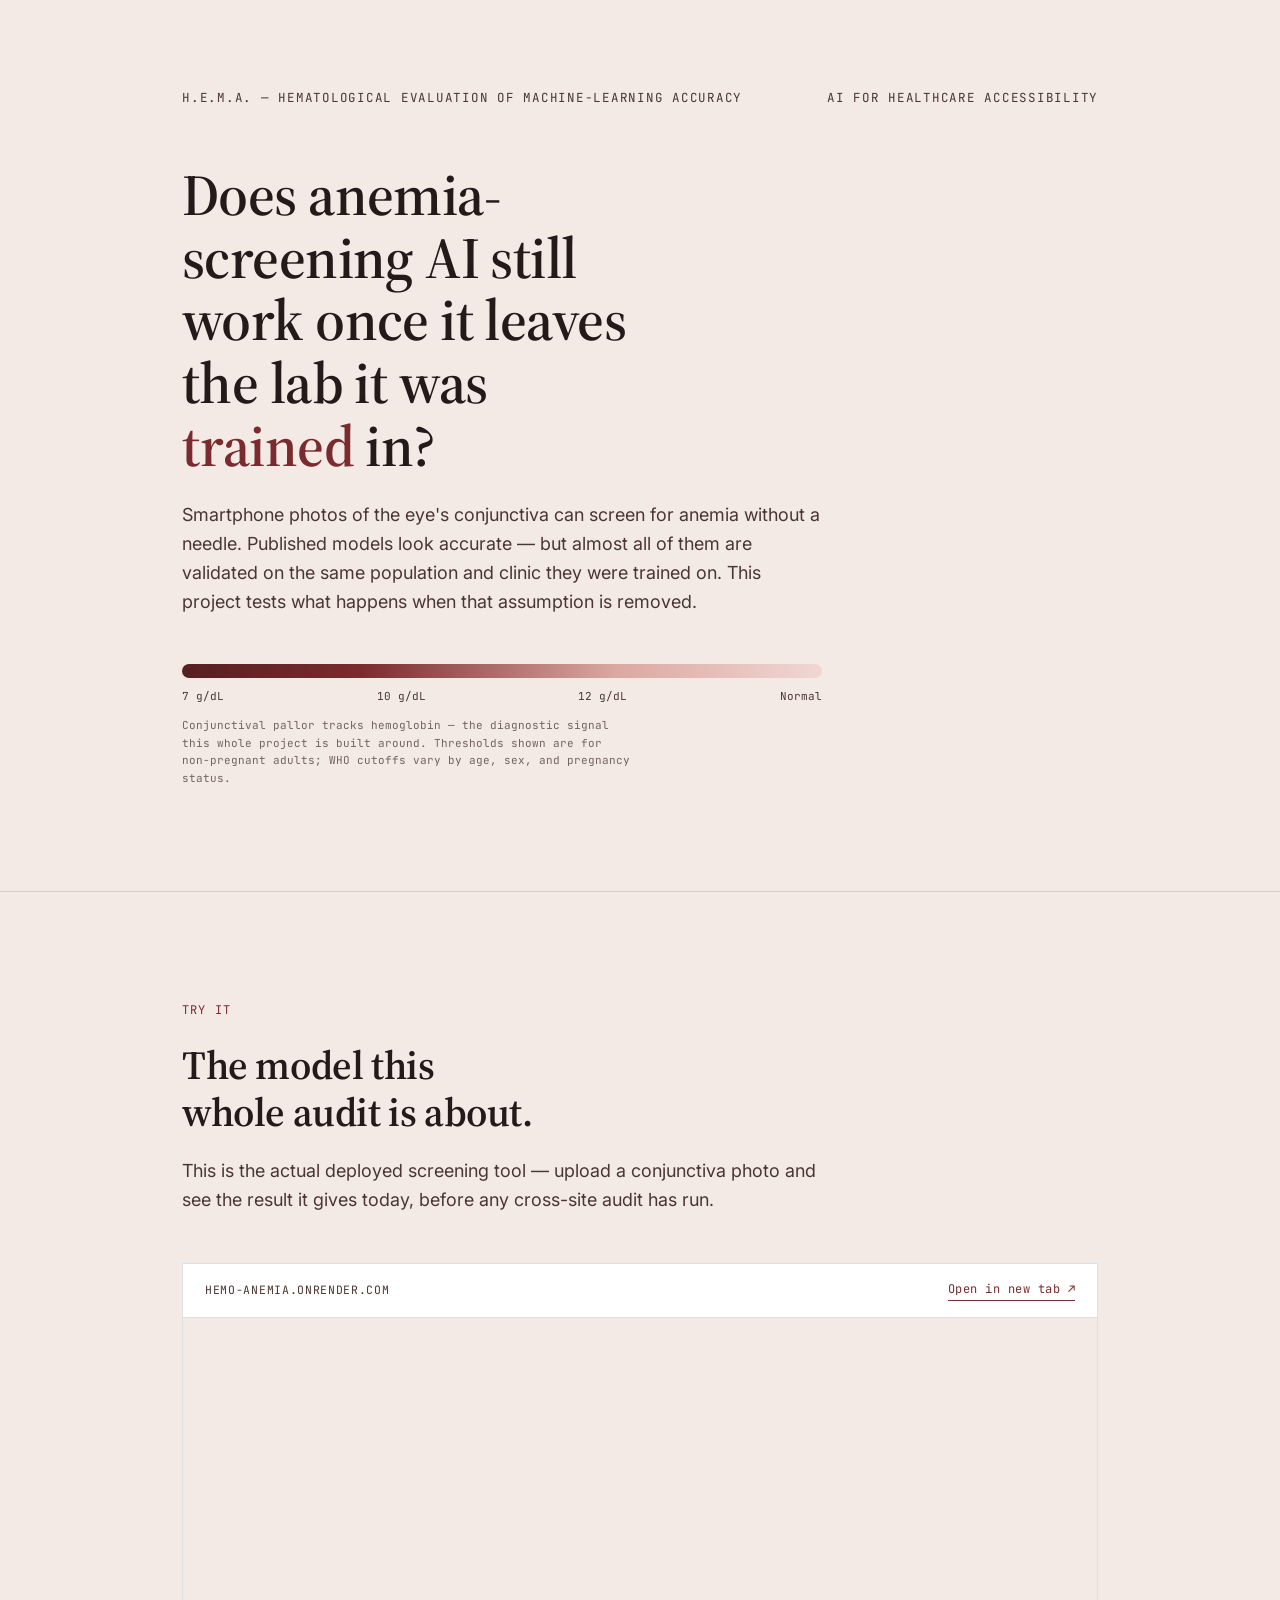
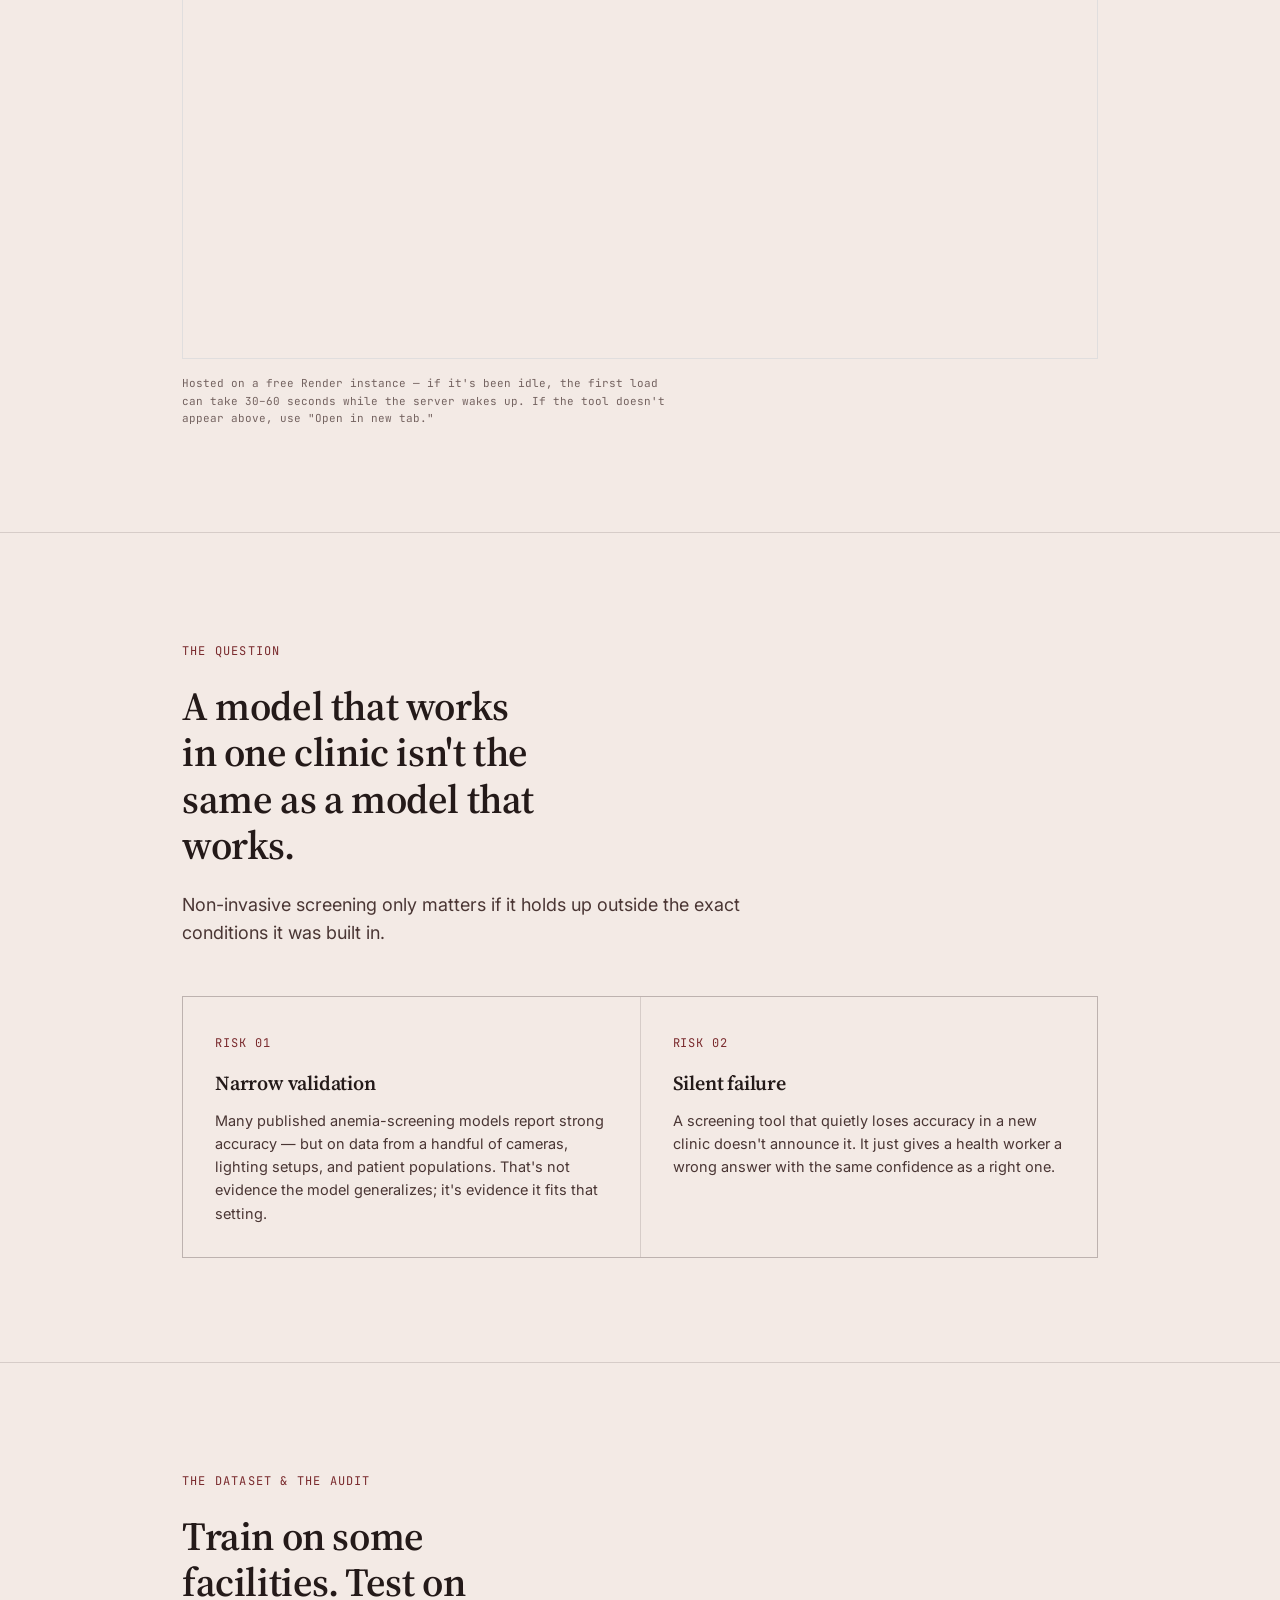
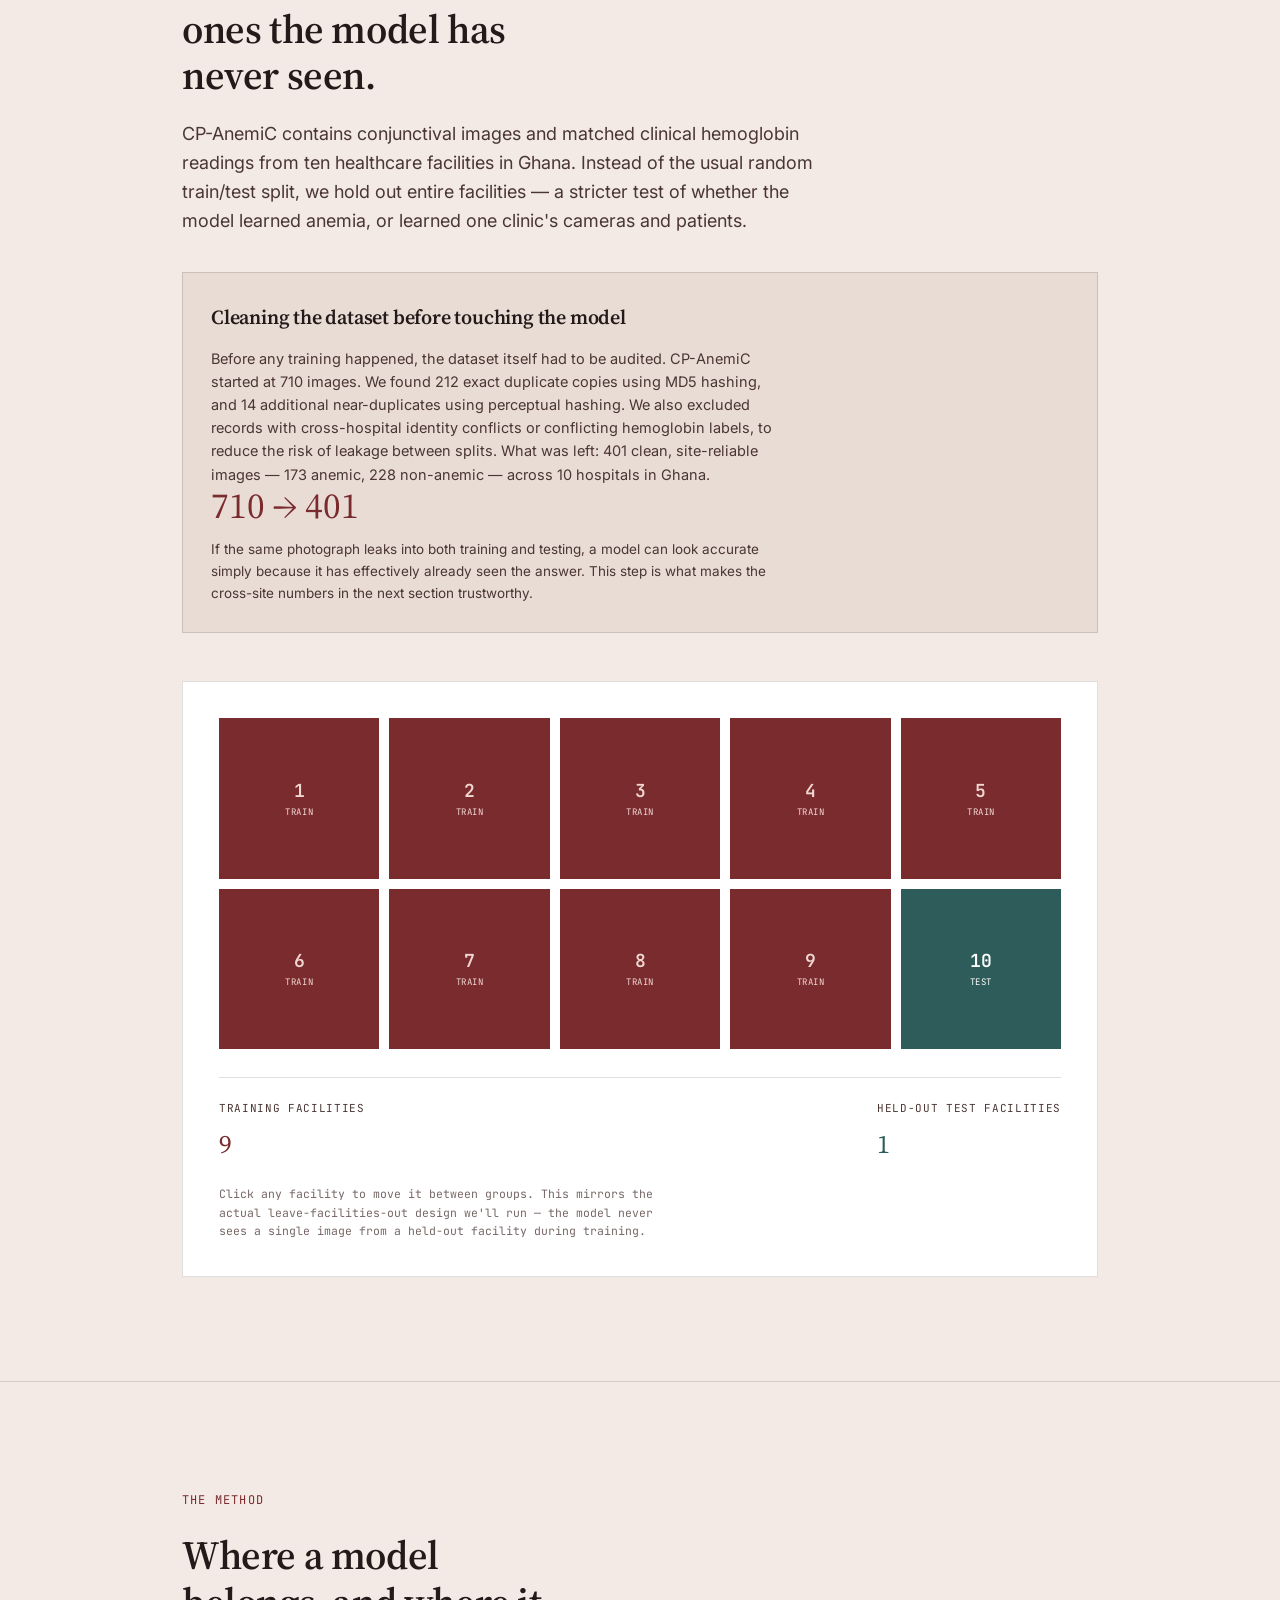
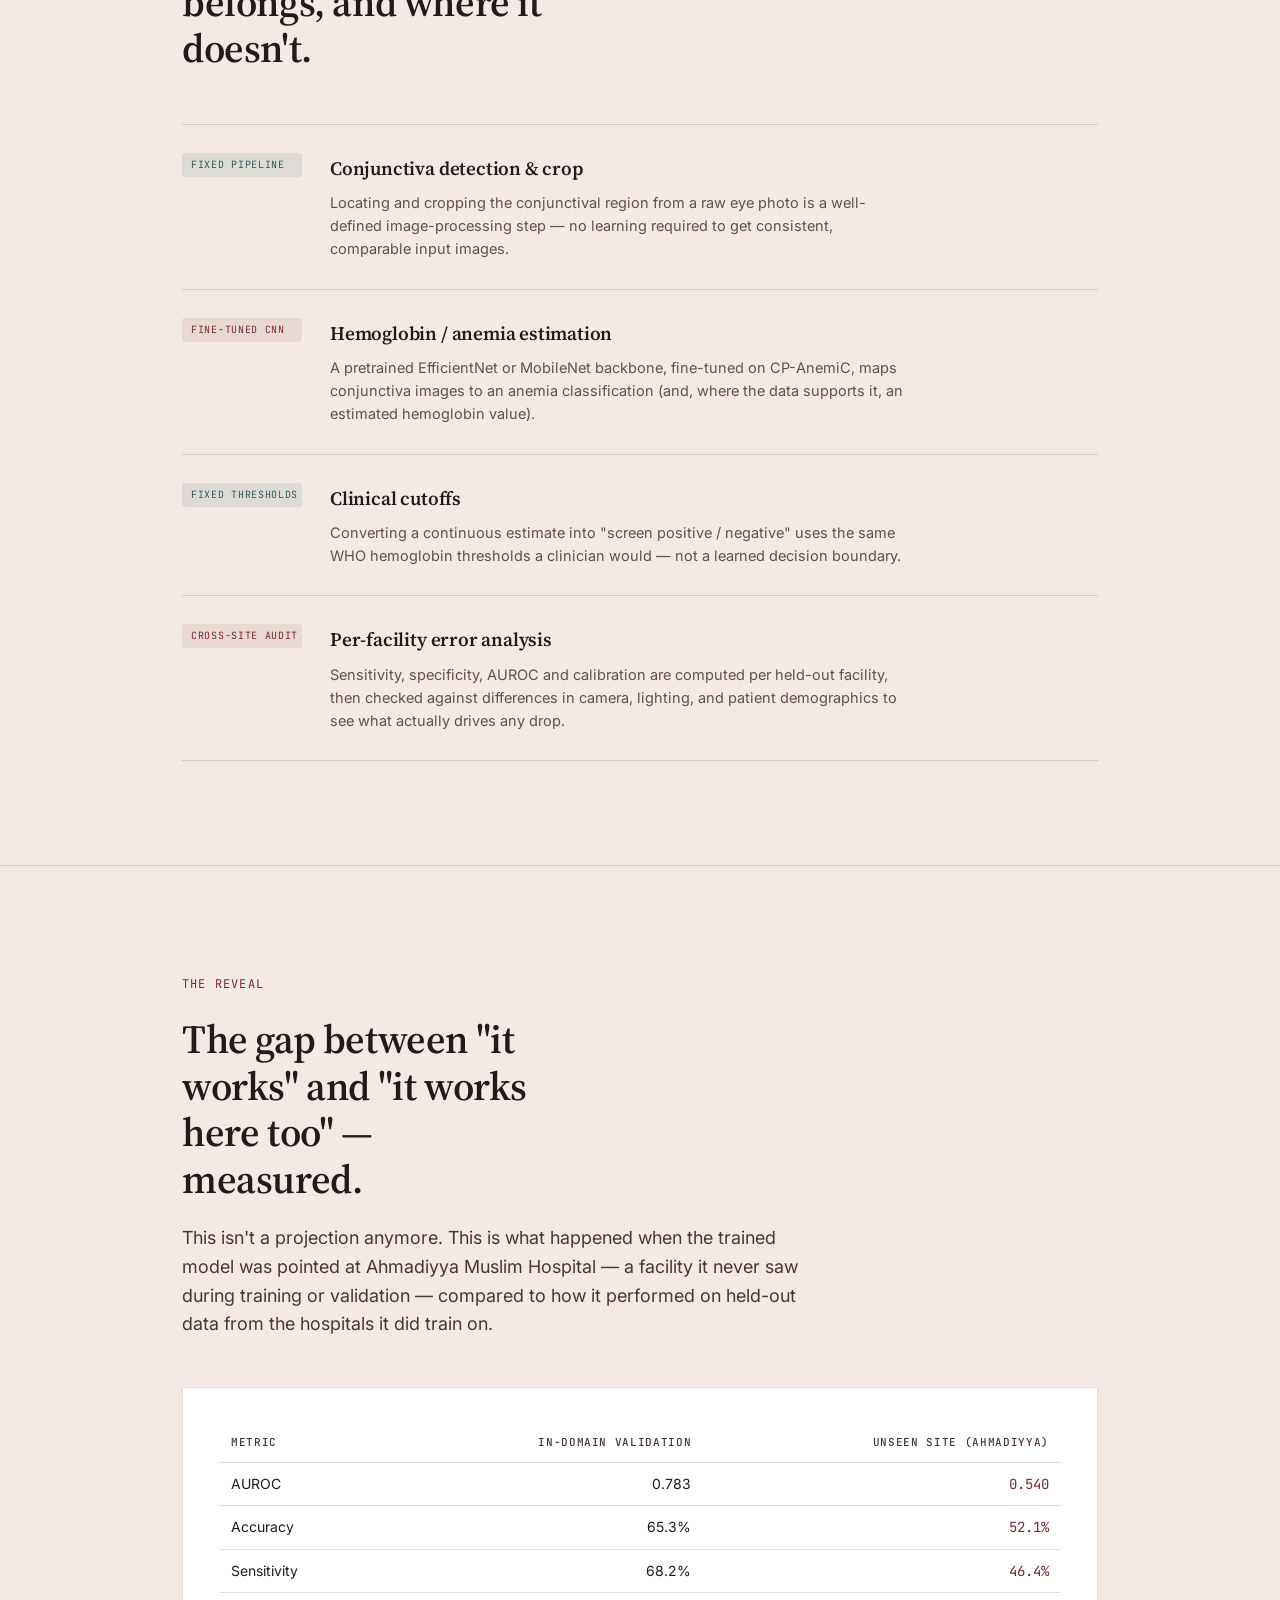
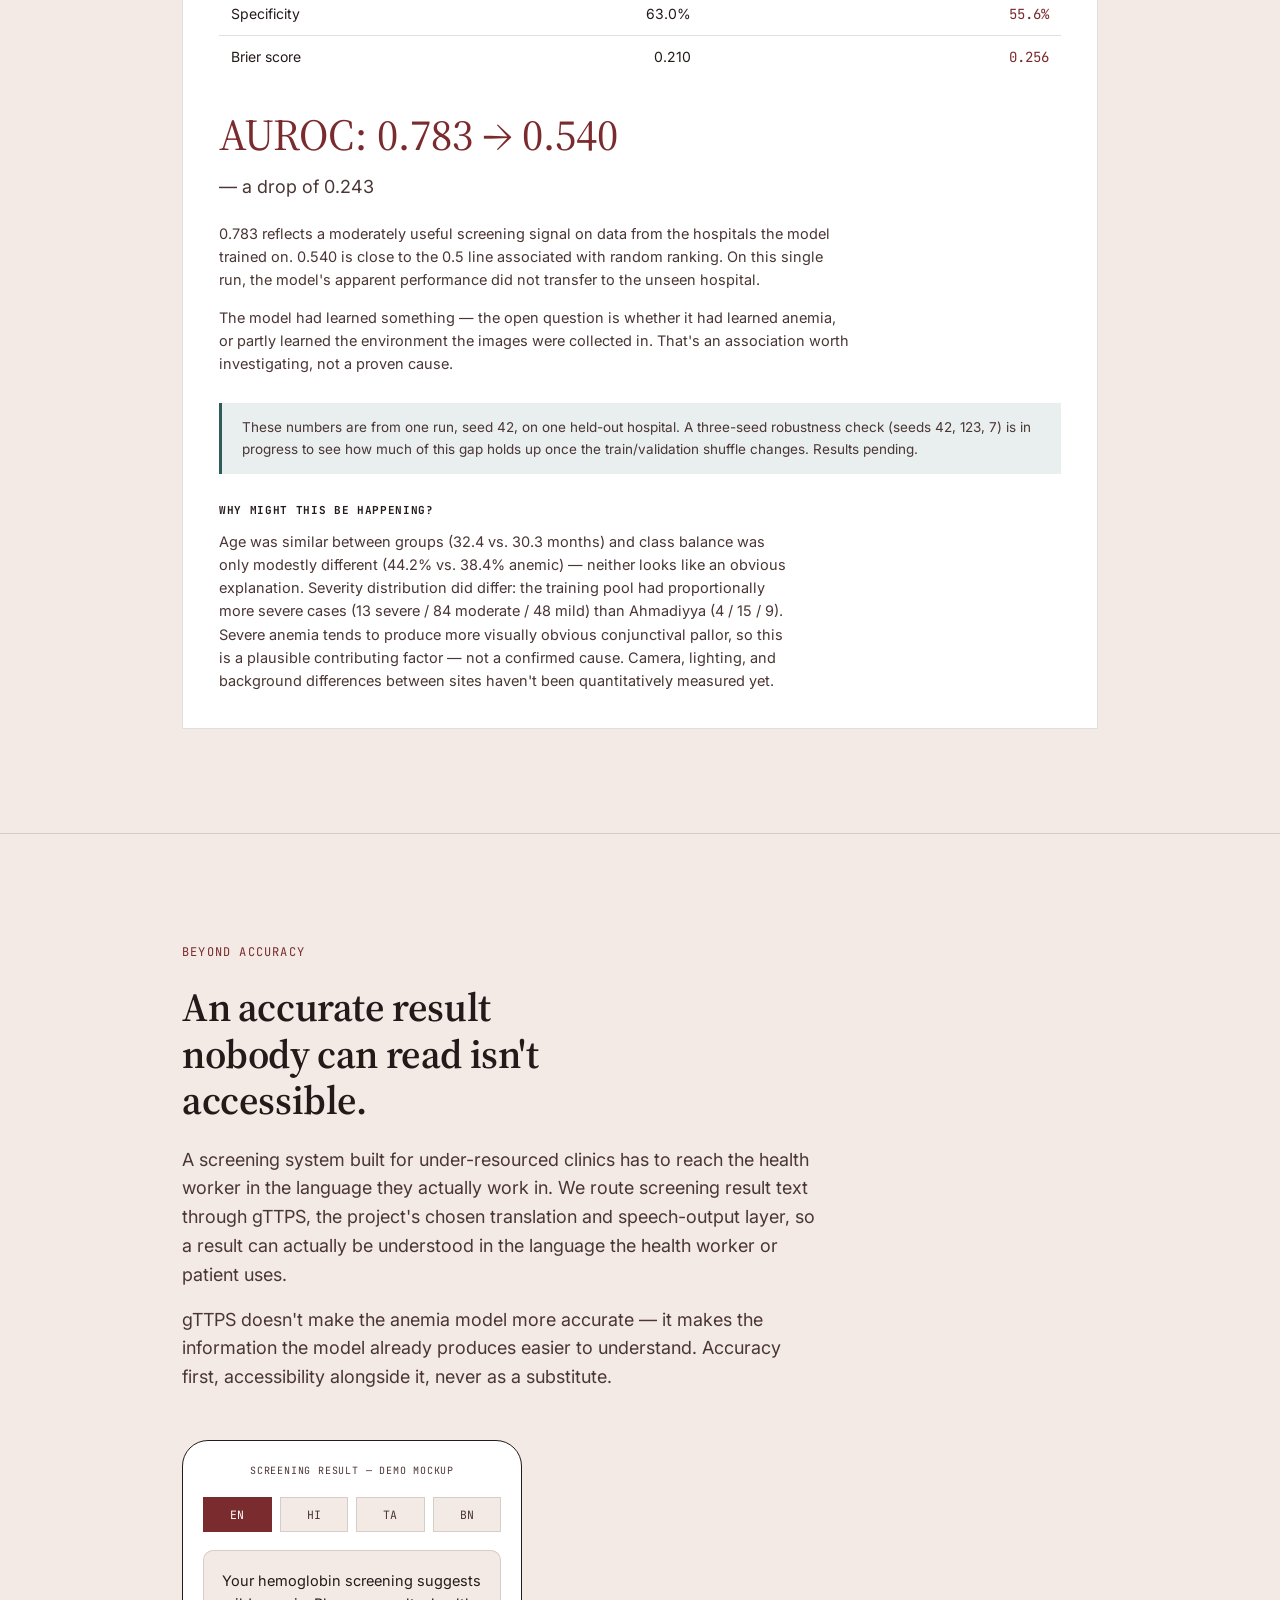
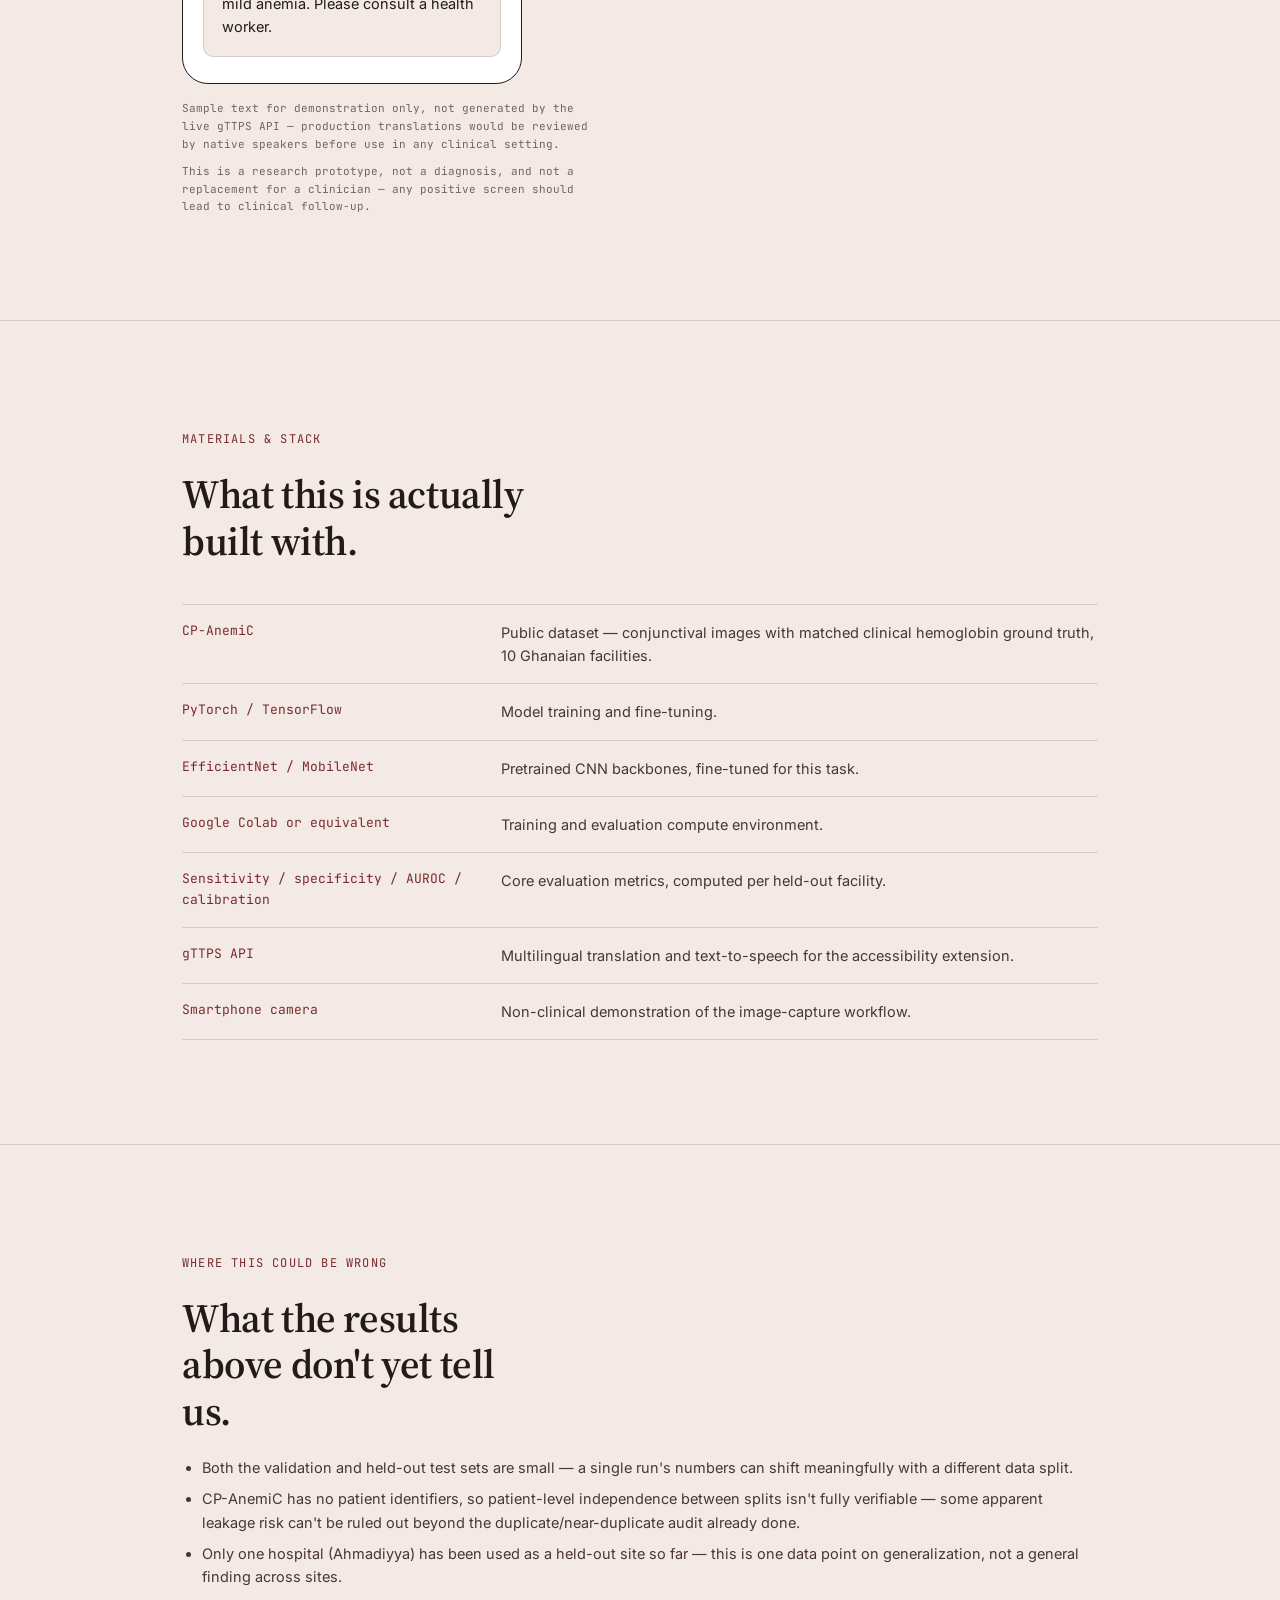
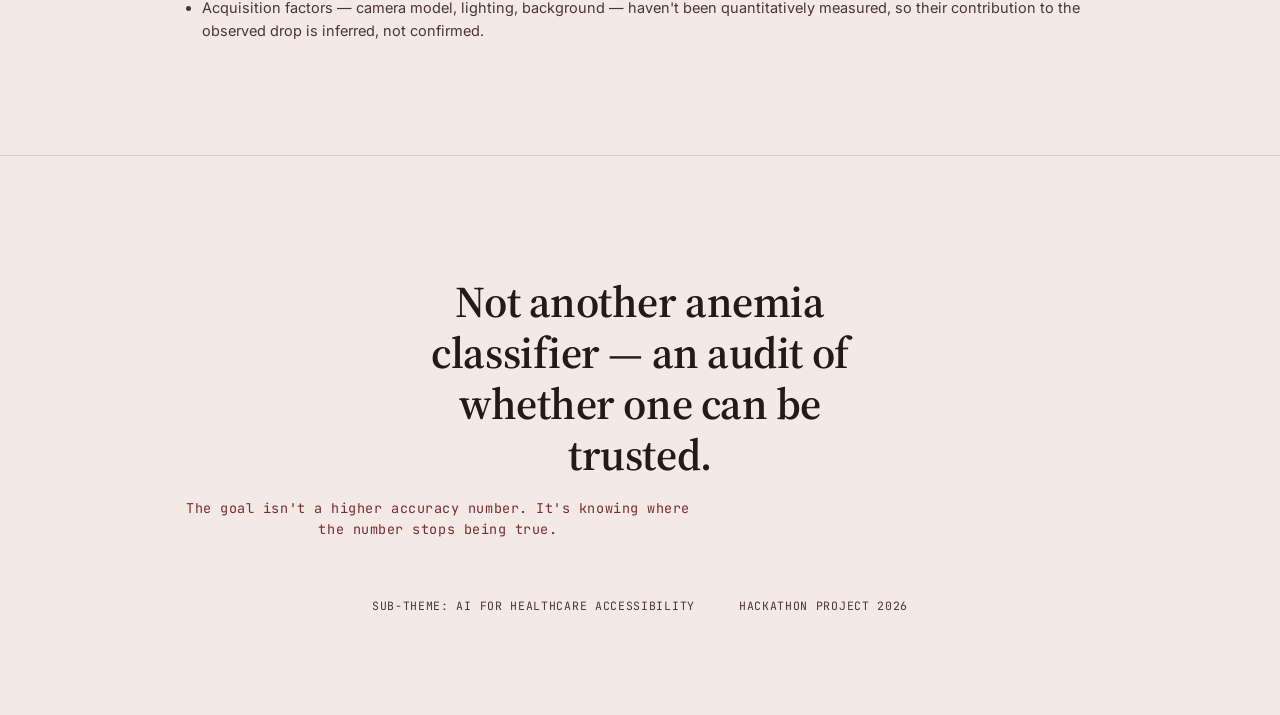
<file: frontend/hema-site.html>
<!DOCTYPE html>
<html lang="en">
<head>
<meta charset="UTF-8">
<meta name="viewport" content="width=device-width, initial-scale=1.0">
<title>H.E.M.A. — Does anemia screening AI survive leaving the lab?</title>
<link rel="preconnect" href="https://fonts.googleapis.com">
<link href="https://fonts.googleapis.com/css2?family=Source+Serif+4:opsz,wght@8..60,400;8..60,500;8..60,600;8..60,700&family=Inter:wght@400;500;600&family=JetBrains+Mono:wght@400;500;600&display=swap" rel="stylesheet">
<style>
  :root{
    --ink: #241A19;
    --ink-soft: #4A3634;
    --paper: #F3EAE5;
    --paper-dim: #E9DCD5;
    --maroon: #7A2B2E;
    --maroon-deep: #571F21;
    --pallor: #DCA8A2;
    --pallor-light: #F0D7D2;
    --teal: #2E5C5A;
    --teal-light: rgba(46,92,90,0.10);
    --line: rgba(36,26,25,0.14);
    --line-soft: rgba(36,26,25,0.08);
    --display: 'Source Serif 4', serif;
    --body: 'Inter', sans-serif;
    --mono: 'JetBrains Mono', monospace;
  }
  *{margin:0;padding:0;box-sizing:border-box;}
  html{scroll-behavior:smooth;}
  body{
    background:var(--paper);
    color:var(--ink);
    font-family:var(--body);
    font-size:16px;
    line-height:1.6;
    overflow-x:hidden;
  }
  @media (prefers-reduced-motion: reduce){
    html{scroll-behavior:auto;}
    *{animation-duration:0.01ms !important; transition-duration:0.01ms !important;}
  }
  a{color:inherit;}
  button, input{font-family:inherit;}
  button:focus-visible, a:focus-visible, [tabindex]:focus-visible{
    outline:2px solid var(--maroon);
    outline-offset:3px;
  }
  .wrap{max-width:980px;margin:0 auto;padding:0 32px;}
  section{position:relative;padding:104px 0;border-bottom:1px solid var(--line);}
  section:last-of-type{border-bottom:none;}
  .eyebrow{
    font-family:var(--mono);
    font-size:12px;
    letter-spacing:0.1em;
    text-transform:uppercase;
    color:var(--maroon);
    display:inline-flex;
    align-items:center;
    gap:10px;
    margin-bottom:22px;
  }
  h1,h2,h3{font-family:var(--display);font-weight:600;letter-spacing:-0.01em;color:var(--ink);}
  h2{font-size:clamp(28px,3.6vw,40px);line-height:1.16;margin-bottom:22px;max-width:18ch;}
  p{max-width:64ch;}
  .lede{font-size:18px;color:var(--ink-soft);max-width:58ch;}

  /* PALLOR SCALE — the signature element: a hemoglobin gradient bar with WHO thresholds */
  .pallor-scale{
    margin-top:48px;
    max-width:640px;
  }
  .pallor-bar{
    height:14px;
    border-radius:7px;
    background:linear-gradient(90deg, var(--maroon-deep) 0%, var(--maroon) 28%, var(--pallor) 68%, var(--pallor-light) 100%);
    position:relative;
  }
  .pallor-ticks{
    display:flex;
    justify-content:space-between;
    margin-top:10px;
    font-family:var(--mono);
    font-size:11px;
    color:var(--ink-soft);
  }
  .pallor-ticks span{position:relative;cursor:default;border-bottom:1px dotted transparent;transition:border-color .15s;}
  .pallor-ticks span:hover{border-color:var(--ink-soft);}
  .pallor-ticks span .tip{
    position:absolute;bottom:22px;left:50%;transform:translateX(-50%);
    background:var(--ink);color:var(--paper);
    font-family:var(--body);font-size:12px;line-height:1.4;
    padding:8px 11px;border-radius:4px;width:150px;text-align:left;
    opacity:0;pointer-events:none;transition:opacity .15s;
    z-index:2;
  }
  .pallor-ticks span:hover .tip{opacity:1;}
  .pallor-caption{font-family:var(--mono);font-size:11px;color:var(--ink-soft);opacity:0.75;margin-top:10px;}

  /* HERO */
  .hero{padding-top:88px;}
  .hero-top{
    display:flex;justify-content:space-between;align-items:flex-start;
    font-family:var(--mono);font-size:12.5px;letter-spacing:0.06em;text-transform:uppercase;
    color:var(--ink-soft);margin-bottom:56px;flex-wrap:wrap;gap:8px;
  }
  .hero h1{
    font-size:clamp(34px,5.2vw,58px);
    line-height:1.08;
    max-width:16ch;
  }
  .hero h1 em{font-style:normal;color:var(--maroon);}

  /* FACILITY TOGGLE — the interactive study-design demo */
  .facility-panel{
    margin-top:48px;
    border:1px solid var(--line);
    background:#fff;
    padding:36px;
  }
  .facility-grid{
    display:grid;
    grid-template-columns:repeat(5,1fr);
    gap:10px;
    margin-bottom:28px;
  }
  .facility-chip{
    aspect-ratio:1;
    border:1.5px solid var(--line);
    background:var(--paper);
    display:flex;flex-direction:column;align-items:center;justify-content:center;
    cursor:pointer;
    font-family:var(--mono);
    transition:background .18s, border-color .18s, color .18s;
    color:var(--ink-soft);
  }
  .facility-chip .n{font-size:18px;font-weight:600;}
  .facility-chip .g{font-size:9px;letter-spacing:0.06em;text-transform:uppercase;margin-top:4px;}
  .facility-chip.train{background:var(--maroon);border-color:var(--maroon);color:var(--pallor-light);}
  .facility-chip.test{background:var(--teal);border-color:var(--teal);color:#fff;}
  .facility-summary{
    display:flex;justify-content:space-between;flex-wrap:wrap;gap:16px;
    padding-top:22px;border-top:1px solid var(--line);
  }
  .fs-block .fs-label{font-family:var(--mono);font-size:11px;text-transform:uppercase;letter-spacing:0.06em;color:var(--ink-soft);}
  .fs-block .fs-val{font-family:var(--display);font-size:26px;margin-top:6px;}
  .fs-block.train .fs-val{color:var(--maroon);}
  .fs-block.test .fs-val{color:var(--teal);}
  .facility-hint{font-family:var(--mono);font-size:11.5px;color:var(--ink-soft);opacity:0.75;margin-top:20px;}

  /* METHOD STEPS */
  .steps{margin-top:52px;display:flex;flex-direction:column;}
  .step{
    display:grid;grid-template-columns:120px 1fr;gap:28px;
    padding:28px 0;border-top:1px solid var(--line);align-items:flex-start;
  }
  .step:last-child{border-bottom:1px solid var(--line);}
  .step h3{font-size:19px;margin-bottom:8px;}
  .step p{opacity:0.85;font-size:14.5px;color:var(--ink-soft);}
  .step-tag{
    font-family:var(--mono);font-size:10px;letter-spacing:0.07em;text-transform:uppercase;
    padding:4px 9px;border-radius:3px;white-space:nowrap;height:fit-content;
  }
  .step-tag.det{background:var(--teal-light);color:var(--teal);}
  .step-tag.learn{background:rgba(122,43,46,0.09);color:var(--maroon);}

  /* EVAL TABS — same-site vs cross-site illustrative chart */
  .eval-panel{margin-top:48px;border:1px solid var(--line);background:#fff;}
  .eval-tabs{display:flex;border-bottom:1px solid var(--line);}
  .eval-tab{
    flex:1;padding:16px;text-align:center;font-family:var(--mono);font-size:12px;
    letter-spacing:0.06em;text-transform:uppercase;cursor:pointer;opacity:0.5;
    background:none;border:none;color:var(--ink);transition:opacity .2s, background .2s;
  }
  .eval-tab.active{opacity:1;background:var(--teal-light);color:var(--teal);}
  .eval-body{padding:36px;}
  .eval-bars{display:none;flex-direction:column;gap:20px;}
  .eval-bars.active{display:flex;}
  .eval-row{display:grid;grid-template-columns:120px 1fr 52px;align-items:center;gap:16px;}
  .eval-row .metric-name{font-size:13.5px;color:var(--ink-soft);}
  .eval-track{height:10px;background:var(--paper-dim);border-radius:5px;overflow:hidden;}
  .eval-fill{height:100%;border-radius:5px;transition:width .5s ease;}
  .eval-fill.same{background:var(--teal);}
  .eval-fill.cross{background:var(--maroon);}
  .eval-row .metric-val{font-family:var(--mono);font-size:13px;text-align:right;}
  .eval-note{font-family:var(--mono);font-size:11.5px;color:var(--ink-soft);opacity:0.75;margin-top:24px;max-width:66ch;}

  /* RESULTS TABLE — measured cross-site drop */
  .results-panel{margin-top:48px;border:1px solid var(--line);background:#fff;padding:36px;}
  .results-table{width:100%;border-collapse:collapse;font-size:14px;}
  .results-table th, .results-table td{padding:10px 12px;text-align:right;border-bottom:1px solid var(--line);}
  .results-table th:first-child, .results-table td:first-child{text-align:left;}
  .results-table thead th{font-family:var(--mono);font-size:11px;letter-spacing:0.06em;text-transform:uppercase;color:var(--ink-soft);font-weight:500;}
  .results-table tbody tr:last-child td{border-bottom:none;}
  .results-table td:nth-child(3){color:var(--maroon);font-family:var(--mono);}
  .callout-stat{
    font-family:var(--display);font-size:clamp(30px,4.4vw,44px);color:var(--maroon);
    margin:32px 0 14px;line-height:1.1;
  }
  .disclosure-box{
    margin-top:28px;border-left:3px solid var(--teal);padding:14px 20px;background:var(--teal-light);
    font-size:13.5px;color:var(--ink-soft);
  }
  .why-subsection{margin-top:28px;font-size:14.5px;color:var(--ink-soft);}
  .why-subsection h4{font-family:var(--mono);font-size:11px;letter-spacing:0.06em;text-transform:uppercase;color:var(--ink);margin-bottom:10px;}

  /* DATASET CLEANING callout */
  .cleaning-block{margin-top:36px;padding:28px;border:1px solid var(--line);background:var(--paper-dim);}
  .cleaning-block .callout-stat{margin-top:0;}

  /* LIMITATIONS */
  .limitations-list{margin-top:20px;padding-left:20px;}
  .limitations-list li{margin-bottom:8px;font-size:14.5px;color:var(--ink-soft);}

  /* DATASET / MATERIALS grid */
  .grid2{display:grid;grid-template-columns:1fr 1fr;gap:1px;background:var(--line);border:1px solid var(--line);margin-top:48px;}
  .grid2 .cell{background:var(--paper);padding:32px;}
  .grid2 .cell .num{font-family:var(--mono);font-size:12px;color:var(--maroon);letter-spacing:0.08em;}
  .grid2 .cell h3{font-size:20px;margin:12px 0 10px;}
  .grid2 .cell p{font-size:14.5px;color:var(--ink-soft);}

  .mat-list{margin-top:40px;display:flex;flex-direction:column;}
  .mat-row{
    display:grid;grid-template-columns:1fr 2fr;gap:20px;
    padding:16px 0;border-top:1px solid var(--line);font-size:14.5px;
  }
  .mat-row:last-child{border-bottom:1px solid var(--line);}
  .mat-row .m-name{font-family:var(--mono);font-size:13px;color:var(--maroon);}
  .mat-row .m-desc{color:var(--ink-soft);}

  /* gTTPS phone mockup */
  .phone-mock{
    margin-top:48px;
    max-width:340px;
    border:1.5px solid var(--ink);
    border-radius:26px;
    padding:22px 20px 26px;
    background:#fff;
  }
  .phone-mock .pm-head{
    font-family:var(--mono);font-size:10px;letter-spacing:0.08em;text-transform:uppercase;
    color:var(--ink-soft);text-align:center;margin-bottom:18px;
  }
  .lang-row{display:flex;gap:8px;margin-bottom:18px;flex-wrap:wrap;}
  .lang-btn{
    flex:1;min-width:64px;padding:9px 6px;border:1px solid var(--line);background:var(--paper);
    font-family:var(--mono);font-size:11.5px;cursor:pointer;color:var(--ink-soft);
    transition:background .15s, color .15s, border-color .15s;
  }
  .lang-btn.active{background:var(--maroon);border-color:var(--maroon);color:#fff;}
  .pm-result{
    background:var(--paper);border:1px solid var(--line);border-radius:10px;
    padding:18px;min-height:96px;display:flex;align-items:center;
  }
  .pm-result p{font-size:14.5px;line-height:1.6;color:var(--ink);}
  .pm-caption{font-family:var(--mono);font-size:11px;color:var(--ink-soft);opacity:0.75;margin-top:16px;max-width:60ch;}

  /* CLOSE */
  .close{text-align:center;padding:120px 0 100px;}
  .close h2{font-size:clamp(28px,4.6vw,44px);max-width:20ch;margin:0 auto 18px;}
  .close .tag-line{font-family:var(--mono);font-size:13.5px;color:var(--maroon);letter-spacing:0.04em;}
  .team-strip{
    margin-top:56px;display:flex;justify-content:center;gap:44px;flex-wrap:wrap;
    font-family:var(--mono);font-size:11.5px;color:var(--ink-soft);text-transform:uppercase;letter-spacing:0.06em;
  }

  .reveal{opacity:0;transform:translateY(20px);transition:opacity .6s ease, transform .6s ease;}
  .reveal.in{opacity:1;transform:translateY(0);}

  /* LIVE DEMO — embeds the actual deployed model at hemo-anemia.onrender.com */
  .demo-embed-panel{
    margin-top:48px;
    border:1px solid var(--line);
    background:#fff;
  }
  .demo-embed-bar{
    display:flex;justify-content:space-between;align-items:center;flex-wrap:wrap;gap:12px;
    padding:16px 22px;border-bottom:1px solid var(--line);
  }
  .demo-embed-bar .de-label{
    font-family:var(--mono);font-size:11.5px;letter-spacing:0.06em;text-transform:uppercase;color:var(--ink-soft);
  }
  .demo-open-link{
    font-family:var(--mono);font-size:12px;letter-spacing:0.04em;
    color:var(--maroon);text-decoration:none;border-bottom:1px solid var(--maroon);
    padding-bottom:1px;white-space:nowrap;
  }
  .demo-open-link:hover{color:var(--maroon-deep);border-color:var(--maroon-deep);}
  .demo-embed-frame-wrap{position:relative;background:var(--paper);}
  .demo-embed-frame-wrap iframe{
    width:100%;height:640px;border:none;display:block;
  }
  .demo-embed-loading{
    position:absolute;inset:0;display:flex;flex-direction:column;align-items:center;justify-content:center;
    gap:10px;background:var(--paper);transition:opacity .3s ease;
  }
  .demo-embed-loading.hidden{opacity:0;pointer-events:none;}
  .demo-embed-loading .spin{
    width:22px;height:22px;border-radius:50%;
    border:2px solid var(--line);border-top-color:var(--maroon);
    animation:demoSpin .8s linear infinite;
  }
  @keyframes demoSpin{to{transform:rotate(360deg);}}
  .demo-embed-loading p{font-family:var(--mono);font-size:12px;color:var(--ink-soft);text-align:center;max-width:36ch;}
  .demo-embed-note{font-family:var(--mono);font-size:11px;color:var(--ink-soft);opacity:0.75;margin-top:16px;max-width:70ch;}

  @media (max-width:720px){
    .wrap{padding:0 20px;}
    section{padding:72px 0;}
    .facility-grid{grid-template-columns:repeat(5,1fr);gap:7px;}
    .facility-panel{padding:24px 18px;}
    .step{grid-template-columns:1fr;gap:10px;}
    .grid2{grid-template-columns:1fr;}
    .eval-row{grid-template-columns:96px 1fr 44px;gap:10px;}
    .hero-top{flex-direction:column;}
    .mat-row{grid-template-columns:1fr;gap:4px;}
    .results-table{font-size:12.5px;}
    .results-panel{padding:22px 18px;}
  }
</style>
</head>
<body>

<!-- HERO -->
<section class="hero">
  <div class="wrap">
    <div class="hero-top">
      <span>H.E.M.A. — Hematological Evaluation of Machine-learning Accuracy</span>
      <span>AI for Healthcare Accessibility</span>
    </div>
    <h1>Does anemia-screening AI still work once it leaves the lab it was <em>trained</em> in?</h1>
    <p class="lede" style="margin-top:24px;">Smartphone photos of the eye's conjunctiva can screen for anemia without a needle. Published models look accurate — but almost all of them are validated on the same population and clinic they were trained on. This project tests what happens when that assumption is removed.</p>

    <div class="pallor-scale">
      <div class="pallor-bar"></div>
      <div class="pallor-ticks">
        <span>7 g/dL<span class="tip">Severe anemia — WHO threshold, non-pregnant adult</span></span>
        <span>10 g/dL<span class="tip">Moderate anemia</span></span>
        <span>12 g/dL<span class="tip">Mild anemia below this line</span></span>
        <span>Normal</span>
      </div>
      <p class="pallor-caption">Conjunctival pallor tracks hemoglobin — the diagnostic signal this whole project is built around. Thresholds shown are for non-pregnant adults; WHO cutoffs vary by age, sex, and pregnancy status.</p>
    </div>
  </div>
</section>

<!-- LIVE DEMO -->
<section>
  <div class="wrap reveal">
    <span class="eyebrow">Try it</span>
    <h2>The model this whole audit is about.</h2>
    <p class="lede">This is the actual deployed screening tool — upload a conjunctiva photo and see the result it gives today, before any cross-site audit has run.</p>

    <div class="demo-embed-panel">
      <div class="demo-embed-bar">
        <span class="de-label">hemo-anemia.onrender.com</span>
        <a class="demo-open-link" href="https://hemo-anemia.onrender.com/" target="_blank" rel="noopener">Open in new tab ↗</a>
      </div>
      <div class="demo-embed-frame-wrap">
        <div class="demo-embed-loading" id="demoLoading">
          <div class="spin"></div>
          <p id="demoLoadingText">Loading the live tool…</p>
        </div>
        <iframe
          id="demoFrame"
          src="https://hemo-anemia.onrender.com/"
          title="H.E.M.A. live anemia screening demo"
          loading="lazy"
          allow="camera"
        ></iframe>
      </div>
    </div>
    <p class="demo-embed-note">Hosted on a free Render instance — if it's been idle, the first load can take 30–60 seconds while the server wakes up. If the tool doesn't appear above, use "Open in new tab."</p>
  </div>
</section>

<!-- THE QUESTION -->
<section>
  <div class="wrap reveal">
    <span class="eyebrow">The question</span>
    <h2>A model that works in one clinic isn't the same as a model that works.</h2>
    <p class="lede">Non-invasive screening only matters if it holds up outside the exact conditions it was built in.</p>
    <div class="grid2">
      <div class="cell">
        <span class="num">RISK 01</span>
        <h3>Narrow validation</h3>
        <p>Many published anemia-screening models report strong accuracy — but on data from a handful of cameras, lighting setups, and patient populations. That's not evidence the model generalizes; it's evidence it fits that setting.</p>
      </div>
      <div class="cell">
        <span class="num">RISK 02</span>
        <h3>Silent failure</h3>
        <p>A screening tool that quietly loses accuracy in a new clinic doesn't announce it. It just gives a health worker a wrong answer with the same confidence as a right one.</p>
      </div>
    </div>
  </div>
</section>

<!-- DATASET + FACILITY TOGGLE -->
<section>
  <div class="wrap reveal">
    <span class="eyebrow">The dataset &amp; the audit</span>
    <h2>Train on some facilities. Test on ones the model has never seen.</h2>
    <p class="lede">CP-AnemiC contains conjunctival images and matched clinical hemoglobin readings from ten healthcare facilities in Ghana. Instead of the usual random train/test split, we hold out entire facilities — a stricter test of whether the model learned anemia, or learned one clinic's cameras and patients.</p>

    <div class="cleaning-block">
      <h3 style="font-family:var(--display);font-size:20px;margin-bottom:14px;">Cleaning the dataset before touching the model</h3>
      <p style="font-size:14.5px;color:var(--ink-soft);">Before any training happened, the dataset itself had to be audited. CP-AnemiC started at 710 images. We found 212 exact duplicate copies using MD5 hashing, and 14 additional near-duplicates using perceptual hashing. We also excluded records with cross-hospital identity conflicts or conflicting hemoglobin labels, to reduce the risk of leakage between splits. What was left: 401 clean, site-reliable images — 173 anemic, 228 non-anemic — across 10 hospitals in Ghana.</p>
      <div class="callout-stat" style="font-size:clamp(26px,3.6vw,36px);">710 → 401</div>
      <p style="font-size:13.5px;color:var(--ink-soft);">If the same photograph leaks into both training and testing, a model can look accurate simply because it has effectively already seen the answer. This step is what makes the cross-site numbers in the next section trustworthy.</p>
    </div>

    <div class="facility-panel">
      <div class="facility-grid" id="facilityGrid"></div>
      <div class="facility-summary">
        <div class="fs-block train">
          <div class="fs-label">Training facilities</div>
          <div class="fs-val" id="trainCount">8</div>
        </div>
        <div class="fs-block test">
          <div class="fs-label">Held-out test facilities</div>
          <div class="fs-val" id="testCount">2</div>
        </div>
      </div>
      <p class="facility-hint">Click any facility to move it between groups. This mirrors the actual leave-facilities-out design we'll run — the model never sees a single image from a held-out facility during training.</p>
    </div>
  </div>
</section>

<!-- METHOD -->
<section>
  <div class="wrap reveal">
    <span class="eyebrow">The method</span>
    <h2>Where a model belongs, and where it doesn't.</h2>
    <div class="steps">
      <div class="step">
        <span class="step-tag det">Fixed pipeline</span>
        <div>
          <h3>Conjunctiva detection &amp; crop</h3>
          <p>Locating and cropping the conjunctival region from a raw eye photo is a well-defined image-processing step — no learning required to get consistent, comparable input images.</p>
        </div>
      </div>
      <div class="step">
        <span class="step-tag learn">Fine-tuned CNN</span>
        <div>
          <h3>Hemoglobin / anemia estimation</h3>
          <p>A pretrained EfficientNet or MobileNet backbone, fine-tuned on CP-AnemiC, maps conjunctiva images to an anemia classification (and, where the data supports it, an estimated hemoglobin value).</p>
        </div>
      </div>
      <div class="step">
        <span class="step-tag det">Fixed thresholds</span>
        <div>
          <h3>Clinical cutoffs</h3>
          <p>Converting a continuous estimate into "screen positive / negative" uses the same WHO hemoglobin thresholds a clinician would — not a learned decision boundary.</p>
        </div>
      </div>
      <div class="step">
        <span class="step-tag learn">Cross-site audit</span>
        <div>
          <h3>Per-facility error analysis</h3>
          <p>Sensitivity, specificity, AUROC and calibration are computed per held-out facility, then checked against differences in camera, lighting, and patient demographics to see what actually drives any drop.</p>
        </div>
      </div>
    </div>
  </div>
</section>

<!-- RESULTS -->
<section>
  <div class="wrap reveal">
    <span class="eyebrow">The reveal</span>
    <h2>The gap between "it works" and "it works here too" — measured.</h2>
    <p class="lede">This isn't a projection anymore. This is what happened when the trained model was pointed at Ahmadiyya Muslim Hospital — a facility it never saw during training or validation — compared to how it performed on held-out data from the hospitals it did train on.</p>

    <div class="results-panel">
      <table class="results-table">
        <thead>
          <tr><th>Metric</th><th>In-domain validation</th><th>Unseen site (Ahmadiyya)</th></tr>
        </thead>
        <tbody>
          <tr><td>AUROC</td><td>0.783</td><td>0.540</td></tr>
          <tr><td>Accuracy</td><td>65.3%</td><td>52.1%</td></tr>
          <tr><td>Sensitivity</td><td>68.2%</td><td>46.4%</td></tr>
          <tr><td>Specificity</td><td>63.0%</td><td>55.6%</td></tr>
          <tr><td>Brier score</td><td>0.210</td><td>0.256</td></tr>
        </tbody>
      </table>

      <div class="callout-stat">AUROC: 0.783 → 0.540</div>
      <p class="lede" style="max-width:70ch;">— a drop of 0.243</p>

      <p style="margin-top:20px;font-size:14.5px;color:var(--ink-soft);max-width:70ch;">0.783 reflects a moderately useful screening signal on data from the hospitals the model trained on. 0.540 is close to the 0.5 line associated with random ranking. On this single run, the model's apparent performance did not transfer to the unseen hospital.</p>
      <p style="margin-top:14px;font-size:14.5px;color:var(--ink-soft);max-width:70ch;">The model had learned something — the open question is whether it had learned anemia, or partly learned the environment the images were collected in. That's an association worth investigating, not a proven cause.</p>

      <div class="disclosure-box">
        These numbers are from one run, seed 42, on one held-out hospital. A three-seed robustness check (seeds 42, 123, 7) is in progress to see how much of this gap holds up once the train/validation shuffle changes. Results pending.
      </div>

      <div class="why-subsection">
        <h4>Why might this be happening?</h4>
        <p>Age was similar between groups (32.4 vs. 30.3 months) and class balance was only modestly different (44.2% vs. 38.4% anemic) — neither looks like an obvious explanation. Severity distribution did differ: the training pool had proportionally more severe cases (13 severe / 84 moderate / 48 mild) than Ahmadiyya (4 / 15 / 9). Severe anemia tends to produce more visually obvious conjunctival pallor, so this is a plausible contributing factor — not a confirmed cause. Camera, lighting, and background differences between sites haven't been quantitatively measured yet.</p>
      </div>
    </div>
  </div>
</section>

<!-- gTTPS ACCESSIBILITY -->
<section>
  <div class="wrap reveal">
    <span class="eyebrow">Beyond accuracy</span>
    <h2>An accurate result nobody can read isn't accessible.</h2>
    <p class="lede">A screening system built for under-resourced clinics has to reach the health worker in the language they actually work in. We route screening result text through gTTPS, the project's chosen translation and speech-output layer, so a result can actually be understood in the language the health worker or patient uses.</p>
    <p class="lede" style="margin-top:16px;">gTTPS doesn't make the anemia model more accurate — it makes the information the model already produces easier to understand. Accuracy first, accessibility alongside it, never as a substitute.</p>

    <div class="phone-mock">
      <div class="pm-head">Screening result — demo mockup</div>
      <div class="lang-row" id="langRow">
        <button class="lang-btn active" data-lang="en">EN</button>
        <button class="lang-btn" data-lang="hi">HI</button>
        <button class="lang-btn" data-lang="ta">TA</button>
        <button class="lang-btn" data-lang="bn">BN</button>
      </div>
      <div class="pm-result">
        <p id="langText">Your hemoglobin screening suggests mild anemia. Please consult a health worker.</p>
      </div>
    </div>
    <p class="pm-caption">Sample text for demonstration only, not generated by the live gTTPS API — production translations would be reviewed by native speakers before use in any clinical setting.</p>
    <p class="pm-caption" style="margin-top:10px;">This is a research prototype, not a diagnosis, and not a replacement for a clinician — any positive screen should lead to clinical follow-up.</p>
  </div>
</section>

<!-- MATERIALS -->
<section>
  <div class="wrap reveal">
    <span class="eyebrow">Materials &amp; stack</span>
    <h2>What this is actually built with.</h2>
    <div class="mat-list">
      <div class="mat-row"><span class="m-name">CP-AnemiC</span><span class="m-desc">Public dataset — conjunctival images with matched clinical hemoglobin ground truth, 10 Ghanaian facilities.</span></div>
      <div class="mat-row"><span class="m-name">PyTorch / TensorFlow</span><span class="m-desc">Model training and fine-tuning.</span></div>
      <div class="mat-row"><span class="m-name">EfficientNet / MobileNet</span><span class="m-desc">Pretrained CNN backbones, fine-tuned for this task.</span></div>
      <div class="mat-row"><span class="m-name">Google Colab or equivalent</span><span class="m-desc">Training and evaluation compute environment.</span></div>
      <div class="mat-row"><span class="m-name">Sensitivity / specificity / AUROC / calibration</span><span class="m-desc">Core evaluation metrics, computed per held-out facility.</span></div>
      <div class="mat-row"><span class="m-name">gTTPS API</span><span class="m-desc">Multilingual translation and text-to-speech for the accessibility extension.</span></div>
      <div class="mat-row"><span class="m-name">Smartphone camera</span><span class="m-desc">Non-clinical demonstration of the image-capture workflow.</span></div>
    </div>
  </div>
</section>

<!-- LIMITATIONS -->
<section>
  <div class="wrap reveal">
    <span class="eyebrow">Where this could be wrong</span>
    <h2>What the results above don't yet tell us.</h2>
    <ul class="limitations-list">
      <li>Both the validation and held-out test sets are small — a single run's numbers can shift meaningfully with a different data split.</li>
      <li>CP-AnemiC has no patient identifiers, so patient-level independence between splits isn't fully verifiable — some apparent leakage risk can't be ruled out beyond the duplicate/near-duplicate audit already done.</li>
      <li>Only one hospital (Ahmadiyya) has been used as a held-out site so far — this is one data point on generalization, not a general finding across sites.</li>
      <li>Acquisition factors — camera model, lighting, background — haven't been quantitatively measured, so their contribution to the observed drop is inferred, not confirmed.</li>
    </ul>
  </div>
</section>

<!-- CLOSE -->
<section class="close">
  <div class="wrap reveal">
    <h2>Not another anemia classifier — an audit of whether one can be trusted.</h2>
    <p class="tag-line">The goal isn't a higher accuracy number. It's knowing where the number stops being true.</p>
    <div class="team-strip">
      <span>Sub-theme: AI for Healthcare Accessibility</span>
      <span>Hackathon Project 2026</span>
    </div>
  </div>
</section>

<script>
  // scroll reveal
  const els = document.querySelectorAll('.reveal');
  const io = new IntersectionObserver((entries)=>{
    entries.forEach(e=>{ if(e.isIntersecting){ e.target.classList.add('in'); } });
  }, {threshold:0.12});
  els.forEach(el=>io.observe(el));

  // live demo iframe — loading state + cold-start hint for Render free tier
  const demoFrame = document.getElementById('demoFrame');
  const demoLoading = document.getElementById('demoLoading');
  const demoLoadingText = document.getElementById('demoLoadingText');
  if(demoFrame && demoLoading){
    let demoLoaded = false;
    demoFrame.addEventListener('load', () => {
      demoLoaded = true;
      demoLoading.classList.add('hidden');
    });
    // Render's free tier can take 30-60s to wake from idle — let people
    // know it isn't broken rather than leaving them staring at a spinner.
    setTimeout(() => {
      if(!demoLoaded){
        demoLoadingText.textContent = "Still waking up the server — this can take up to a minute on first load.";
      }
    }, 8000);
  }

  // facility train/test toggle — 10 facilities, last 1 starts as held-out test
  // (matches the actual leave-one-facility-out design: 9 training / 1 held-out)
  const facilityGrid = document.getElementById('facilityGrid');
  const trainCountEl = document.getElementById('trainCount');
  const testCountEl = document.getElementById('testCount');
  const TOTAL_FACILITIES = 10;

  for(let i = 1; i <= TOTAL_FACILITIES; i++){
    const chip = document.createElement('button');
    chip.type = 'button';
    chip.className = 'facility-chip ' + (i > 9 ? 'test' : 'train');
    chip.innerHTML = '<span class="n">' + i + '</span><span class="g">' + (i > 9 ? 'test' : 'train') + '</span>';
    chip.setAttribute('aria-label', 'Facility ' + i + ', currently ' + (i > 9 ? 'held-out test' : 'training') + ' group');
    chip.addEventListener('click', () => {
      const toTest = chip.classList.contains('train');
      chip.classList.toggle('train', !toTest);
      chip.classList.toggle('test', toTest);
      chip.querySelector('.g').textContent = toTest ? 'test' : 'train';
      updateFacilityCounts();
    });
    facilityGrid.appendChild(chip);
  }

  function updateFacilityCounts(){
    const trainN = facilityGrid.querySelectorAll('.facility-chip.train').length;
    trainCountEl.textContent = trainN;
    testCountEl.textContent = TOTAL_FACILITIES - trainN;
  }
  updateFacilityCounts();

  // gTTPS language mockup
  const langText = {
    en: "Your hemoglobin screening suggests mild anemia. Please consult a health worker.",
    hi: "आपकी हीमोग्लोबिन जांच में हल्के एनीमिया का संकेत मिलता है। कृपया स्वास्थ्य कार्यकर्ता से संपर्क करें।",
    ta: "உங்கள் ஹீமோகுளோபின் பரிசோதனையில் லேசான இரத்த சோகை இருப்பதாகத் தெரிகிறது. சுகாதார பணியாளரை அணுகவும்.",
    bn: "আপনার হিমোগ্লোবিন স্ক্রিনিং হালকা রক্তাল্পতার ইঙ্গিত দেয়। অনুগ্রহ করে একজন স্বাস্থ্যকর্মীর সাথে যোগাযোগ করুন।"
  };
  const langBtns = document.querySelectorAll('.lang-btn');
  const langTextEl = document.getElementById('langText');
  langBtns.forEach(btn => {
    btn.addEventListener('click', () => {
      langBtns.forEach(b => b.classList.remove('active'));
      btn.classList.add('active');
      langTextEl.textContent = langText[btn.dataset.lang];
      langTextEl.lang = btn.dataset.lang;
    });
  });
</script>

</body>
</html>
</file>
